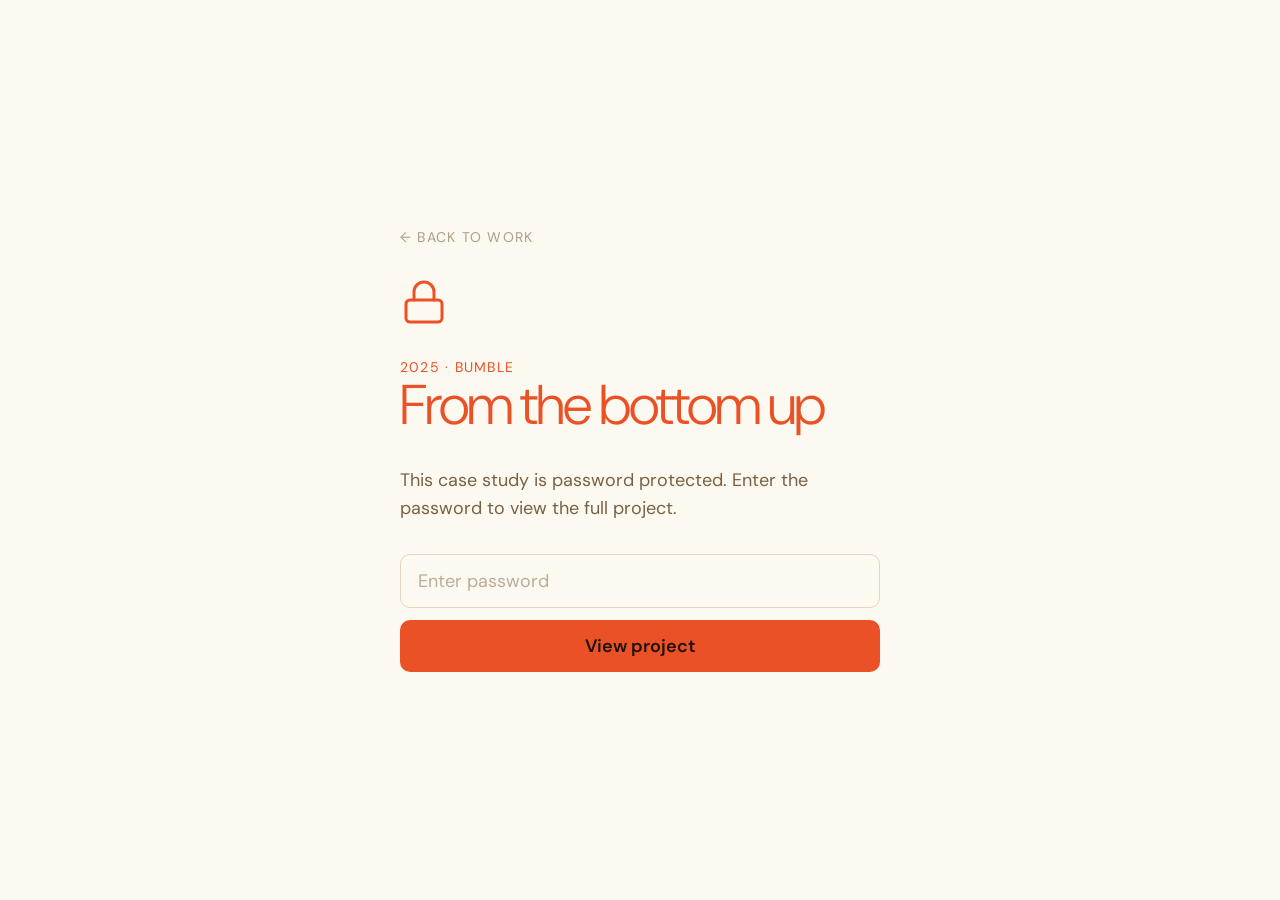
<file: bumble-bottom-up/index.html>
<!DOCTYPE html>
<html lang="en">
<head>
  <meta charset="UTF-8">
  <meta name="viewport" content="width=device-width, initial-scale=1.0">
  <link rel="icon" type="image/svg+xml" href="../favicon.svg">
  <title>From the bottom up — Alex Cain</title>
  <link rel="preconnect" href="https://fonts.googleapis.com">
  <link rel="preconnect" href="https://fonts.gstatic.com" crossorigin>
  <link href="https://fonts.googleapis.com/css2?family=DM+Sans:ital,wght@0,300;0,400;0,500;0,600;1,300;1,400&display=swap" rel="stylesheet">
  <style>
    *, *::before, *::after { box-sizing: border-box; margin: 0; padding: 0; }
    :root {
      --orange: #eb5127;
      --cream:  #fcfaf0;
      --brown:  #7a6045;
      --dark:   #1c1208;
      --border: #e5d5be;
      --blue:   #3737f5;
    }
    body {
      background: var(--cream);
      font-family: 'DM Sans', sans-serif;
      color: var(--brown);
      min-height: 100vh;
      display: flex;
      flex-direction: column;
      align-items: center;
      justify-content: center;
      padding: 48px 24px;
    }

    .gate {
      width: 100%;
      max-width: 480px;
      display: flex;
      flex-direction: column;
      gap: 32px;
    }

    .gate-label {
      font-size: 14px;
      font-weight: 400;
      letter-spacing: 1.24px;
      text-transform: uppercase;
      color: var(--orange);
    }

    .gate-title {
      font-size: clamp(36px, 5vw, 56px);
      font-weight: 300;
      color: var(--orange);
      line-height: 1.05;
      letter-spacing: -2px;
    }

    .gate-desc {
      font-size: 18px;
      line-height: 28px;
      color: var(--brown);
    }

    .gate-form {
      display: flex;
      flex-direction: column;
      gap: 12px;
    }

    .gate-input {
      background: var(--cream);
      border: 1px solid var(--border);
      border-radius: 10px;
      padding: 14px 17px;
      font-family: 'DM Sans', sans-serif;
      font-size: 18px;
      color: var(--dark);
      width: 100%;
      outline: none;
      transition: border-color .15s;
    }
    .gate-input::placeholder { color: var(--brown); opacity: .5; }
    .gate-input:focus { border-color: var(--orange); }
    .gate-input.error { border-color: #c0392b; }

    .gate-submit {
      background: var(--orange);
      color: var(--dark);
      font-family: 'DM Sans', sans-serif;
      font-weight: 600;
      font-size: 18px;
      border: none;
      border-radius: 10px;
      padding: 14px 24px;
      cursor: pointer;
      transition: opacity .15s;
      width: 100%;
    }
    .gate-submit:hover { opacity: .85; }

    .gate-error {
      font-size: 14px;
      color: #c0392b;
      display: none;
    }
    .gate-error.visible { display: block; }

    .back-link {
      font-size: 14px;
      font-weight: 400;
      letter-spacing: 1.24px;
      text-transform: uppercase;
      color: var(--brown);
      text-decoration: none;
      opacity: .6;
      transition: opacity .15s;
      align-self: flex-start;
    }
    .back-link:hover { opacity: 1; }

    .lock-icon {
      width: 48px;
      height: 48px;
      color: var(--orange);
    }
  </style>
</head>
<body>
  <div class="gate">
    <a href="../work.html" class="back-link">← Back to work</a>

    <svg class="lock-icon" xmlns="http://www.w3.org/2000/svg" viewBox="0 0 24 24" fill="none" stroke="currentColor" stroke-width="1.5" stroke-linecap="round" stroke-linejoin="round">
      <rect x="3" y="11" width="18" height="11" rx="2" ry="2"/>
      <path d="M7 11V7a5 5 0 0 1 10 0v4"/>
    </svg>

    <div>
      <p class="gate-label">2025 · Bumble</p>
      <h1 class="gate-title">From the bottom up</h1>
    </div>

    <p class="gate-desc">This case study is password protected. Enter the password to view the full project.</p>

    <div class="gate-form">
      <input
        class="gate-input"
        type="password"
        id="password"
        placeholder="Enter password"
        autocomplete="off"
      >
      <p class="gate-error" id="error">Incorrect password. Try again.</p>
      <button class="gate-submit" id="submit">View project</button>
    </div>
  </div>

  <script>
    const input = document.getElementById('password');
    const btn = document.getElementById('submit');
    const error = document.getElementById('error');

    function attempt() {
      if (input.value === 'casestudy') {
        sessionStorage.setItem('bbu-access', '1');
        window.location.href = 'case-study.html';
      } else {
        input.classList.add('error');
        error.classList.add('visible');
        input.value = '';
        input.focus();
      }
    }

    btn.addEventListener('click', attempt);
    input.addEventListener('keydown', function(e) {
      if (e.key === 'Enter') attempt();
      input.classList.remove('error');
      error.classList.remove('visible');
    });
  </script>
</body>
</html>
</file>
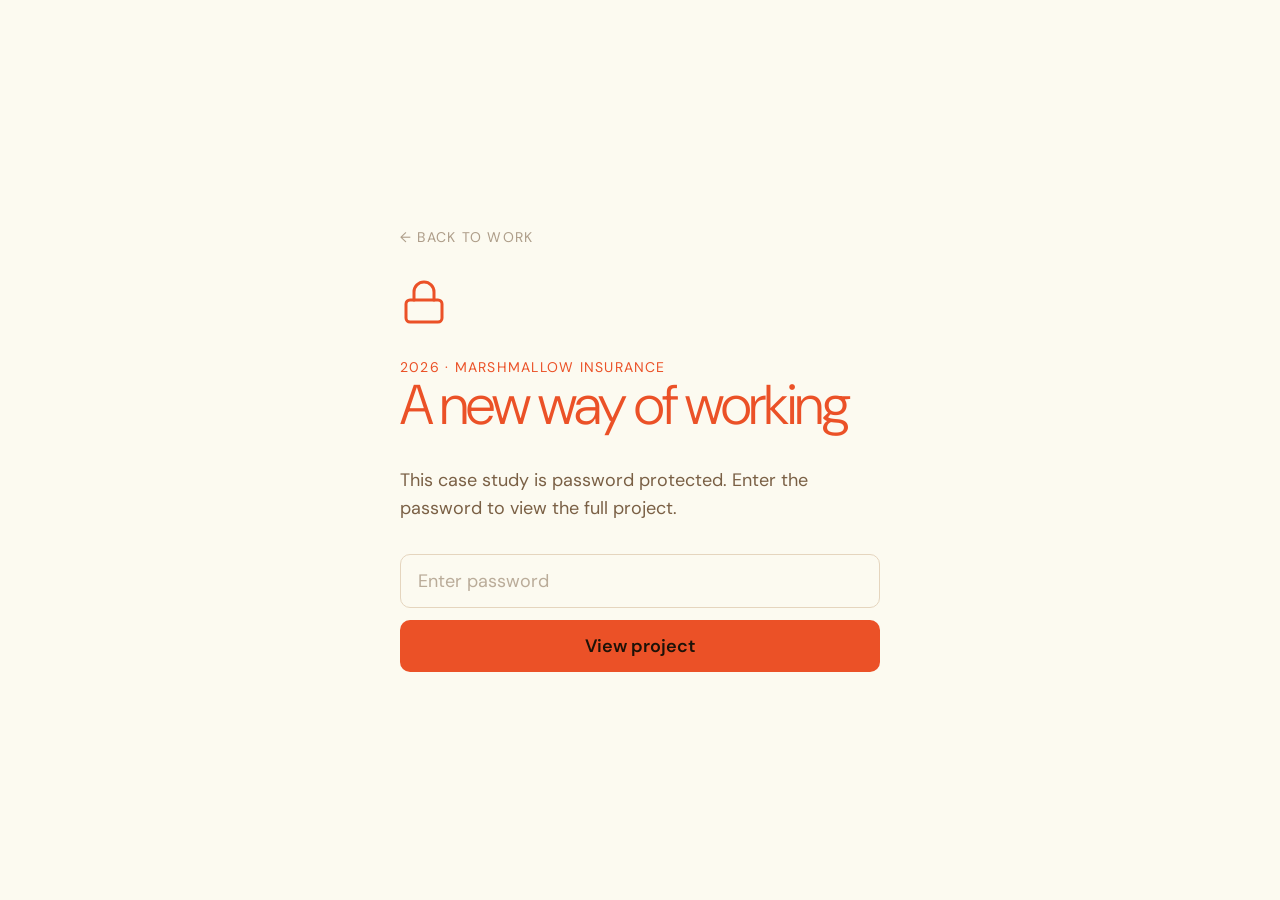
<file: marshmallow-finance/index.html>
<!DOCTYPE html>
<html lang="en">
<head>
  <meta charset="UTF-8">
  <meta name="viewport" content="width=device-width, initial-scale=1.0">
  <link rel="icon" type="image/svg+xml" href="../favicon.svg">
  <title>A new way of working — Alex Cain</title>
  <link rel="preconnect" href="https://fonts.googleapis.com">
  <link rel="preconnect" href="https://fonts.gstatic.com" crossorigin>
  <link href="https://fonts.googleapis.com/css2?family=DM+Sans:ital,wght@0,300;0,400;0,500;0,600;1,300;1,400&display=swap" rel="stylesheet">
  <style>
    *, *::before, *::after { box-sizing: border-box; margin: 0; padding: 0; }
    :root {
      --orange: #eb5127;
      --cream:  #fcfaf0;
      --brown:  #7a6045;
      --dark:   #1c1208;
      --border: #e5d5be;
      --blue:   #3737f5;
    }
    body {
      background: var(--cream);
      font-family: 'DM Sans', sans-serif;
      color: var(--brown);
      min-height: 100vh;
      display: flex;
      flex-direction: column;
      align-items: center;
      justify-content: center;
      padding: 48px 24px;
    }

    .gate {
      width: 100%;
      max-width: 480px;
      display: flex;
      flex-direction: column;
      gap: 32px;
    }

    .gate-label {
      font-size: 14px;
      font-weight: 400;
      letter-spacing: 1.24px;
      text-transform: uppercase;
      color: var(--orange);
    }

    .gate-title {
      font-size: clamp(36px, 5vw, 56px);
      font-weight: 300;
      color: var(--orange);
      line-height: 1.05;
      letter-spacing: -2px;
    }

    .gate-desc {
      font-size: 18px;
      line-height: 28px;
      color: var(--brown);
    }

    .gate-form {
      display: flex;
      flex-direction: column;
      gap: 12px;
    }

    .gate-input {
      background: var(--cream);
      border: 1px solid var(--border);
      border-radius: 10px;
      padding: 14px 17px;
      font-family: 'DM Sans', sans-serif;
      font-size: 18px;
      color: var(--dark);
      width: 100%;
      outline: none;
      transition: border-color .15s;
    }
    .gate-input::placeholder { color: var(--brown); opacity: .5; }
    .gate-input:focus { border-color: var(--orange); }
    .gate-input.error { border-color: #c0392b; }

    .gate-submit {
      background: var(--orange);
      color: var(--dark);
      font-family: 'DM Sans', sans-serif;
      font-weight: 600;
      font-size: 18px;
      border: none;
      border-radius: 10px;
      padding: 14px 24px;
      cursor: pointer;
      transition: opacity .15s;
      width: 100%;
    }
    .gate-submit:hover { opacity: .85; }

    .gate-error {
      font-size: 14px;
      color: #c0392b;
      display: none;
    }
    .gate-error.visible { display: block; }

    .back-link {
      font-size: 14px;
      font-weight: 400;
      letter-spacing: 1.24px;
      text-transform: uppercase;
      color: var(--brown);
      text-decoration: none;
      opacity: .6;
      transition: opacity .15s;
      align-self: flex-start;
    }
    .back-link:hover { opacity: 1; }

    .lock-icon {
      width: 48px;
      height: 48px;
      color: var(--orange);
    }
  </style>
</head>
<body>
  <div class="gate">
    <a href="../work.html" class="back-link">← Back to work</a>

    <svg class="lock-icon" xmlns="http://www.w3.org/2000/svg" viewBox="0 0 24 24" fill="none" stroke="currentColor" stroke-width="1.5" stroke-linecap="round" stroke-linejoin="round">
      <rect x="3" y="11" width="18" height="11" rx="2" ry="2"/>
      <path d="M7 11V7a5 5 0 0 1 10 0v4"/>
    </svg>

    <div>
      <p class="gate-label">2026 · Marshmallow Insurance</p>
      <h1 class="gate-title">A new way of working</h1>
    </div>

    <p class="gate-desc">This case study is password protected. Enter the password to view the full project.</p>

    <div class="gate-form">
      <input
        class="gate-input"
        type="password"
        id="password"
        placeholder="Enter password"
        autocomplete="off"
      >
      <p class="gate-error" id="error">Incorrect password. Try again.</p>
      <button class="gate-submit" id="submit">View project</button>
    </div>
  </div>

  <script>
    const input = document.getElementById('password');
    const btn = document.getElementById('submit');
    const error = document.getElementById('error');

    function attempt() {
      if (input.value === 'casestudy') {
        sessionStorage.setItem('mf-access', '1');
        window.location.href = 'case-study.html';
      } else {
        input.classList.add('error');
        error.classList.add('visible');
        input.value = '';
        input.focus();
      }
    }

    btn.addEventListener('click', attempt);
    input.addEventListener('keydown', function(e) {
      if (e.key === 'Enter') attempt();
      input.classList.remove('error');
      error.classList.remove('visible');
    });
  </script>
</body>
</html>
</file>
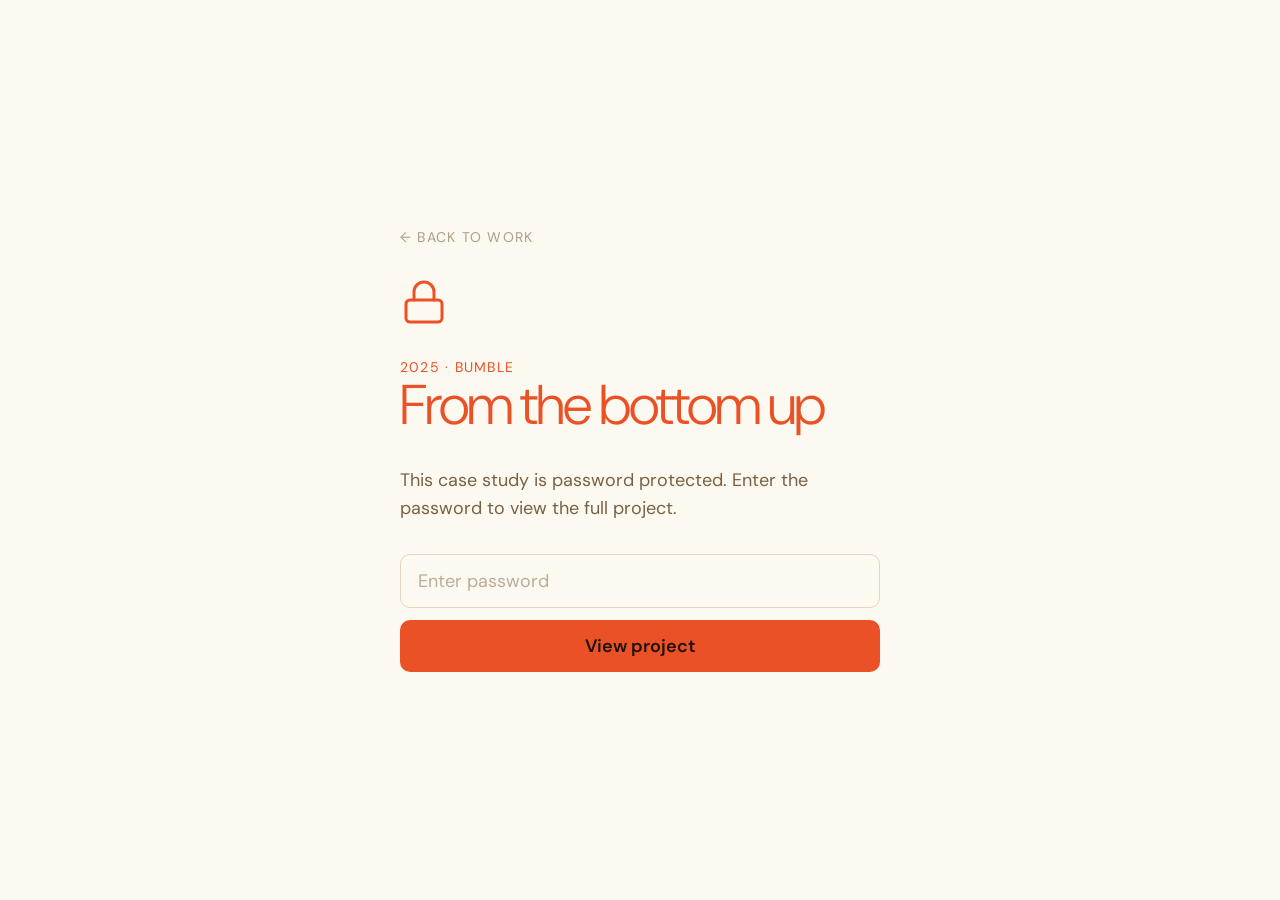
<file: bumble-bottom-up/case-study.html>
<!DOCTYPE html>
<html lang="en">
<head>
  <meta charset="UTF-8">
  <meta name="viewport" content="width=device-width, initial-scale=1.0">
  <link rel="icon" type="image/svg+xml" href="../favicon.svg">
  <title>From the bottom up — Alex Cain</title>
  <link rel="preconnect" href="https://fonts.googleapis.com">
  <link rel="preconnect" href="https://fonts.gstatic.com" crossorigin>
  <link href="https://fonts.googleapis.com/css2?family=DM+Sans:ital,wght@0,300;0,400;0,500;0,600;1,300;1,400&display=swap" rel="stylesheet">
  <style>
    *, *::before, *::after { box-sizing: border-box; margin: 0; padding: 0; }
    :root {
      --orange: #eb5127;
      --cream:  #fcfaf0;
      --brown:  #7a6045;
      --dark:   #1c1208;
      --border: #e5d5be;
    }
    body {
      background: var(--cream);
      font-family: 'DM Sans', sans-serif;
      color: var(--brown);
      min-height: 100vh;
      display: flex;
      flex-direction: column;
      align-items: center;
      justify-content: center;
      padding: 48px 24px;
      text-align: center;
    }
    h1 {
      font-size: clamp(36px, 5vw, 56px);
      font-weight: 300;
      color: var(--orange);
      line-height: 1.05;
      letter-spacing: -2px;
      margin-bottom: 16px;
    }
    p {
      font-size: 18px;
      line-height: 28px;
      max-width: 480px;
      margin-bottom: 32px;
    }
    a {
      font-size: 14px;
      font-weight: 400;
      letter-spacing: 1.24px;
      text-transform: uppercase;
      color: var(--brown);
      text-decoration: none;
      opacity: .6;
      transition: opacity .15s;
    }
    a:hover { opacity: 1; }
  </style>
</head>
<body>
  <script>
    if (!sessionStorage.getItem('bbu-access')) {
      window.location.replace('index.html');
    }
  </script>
  <h1>Case study coming soon</h1>
  <p>This project is still being written up. Check back soon.</p>
  <a href="../work.html">← Back to work</a>
</body>
</html>
</file>
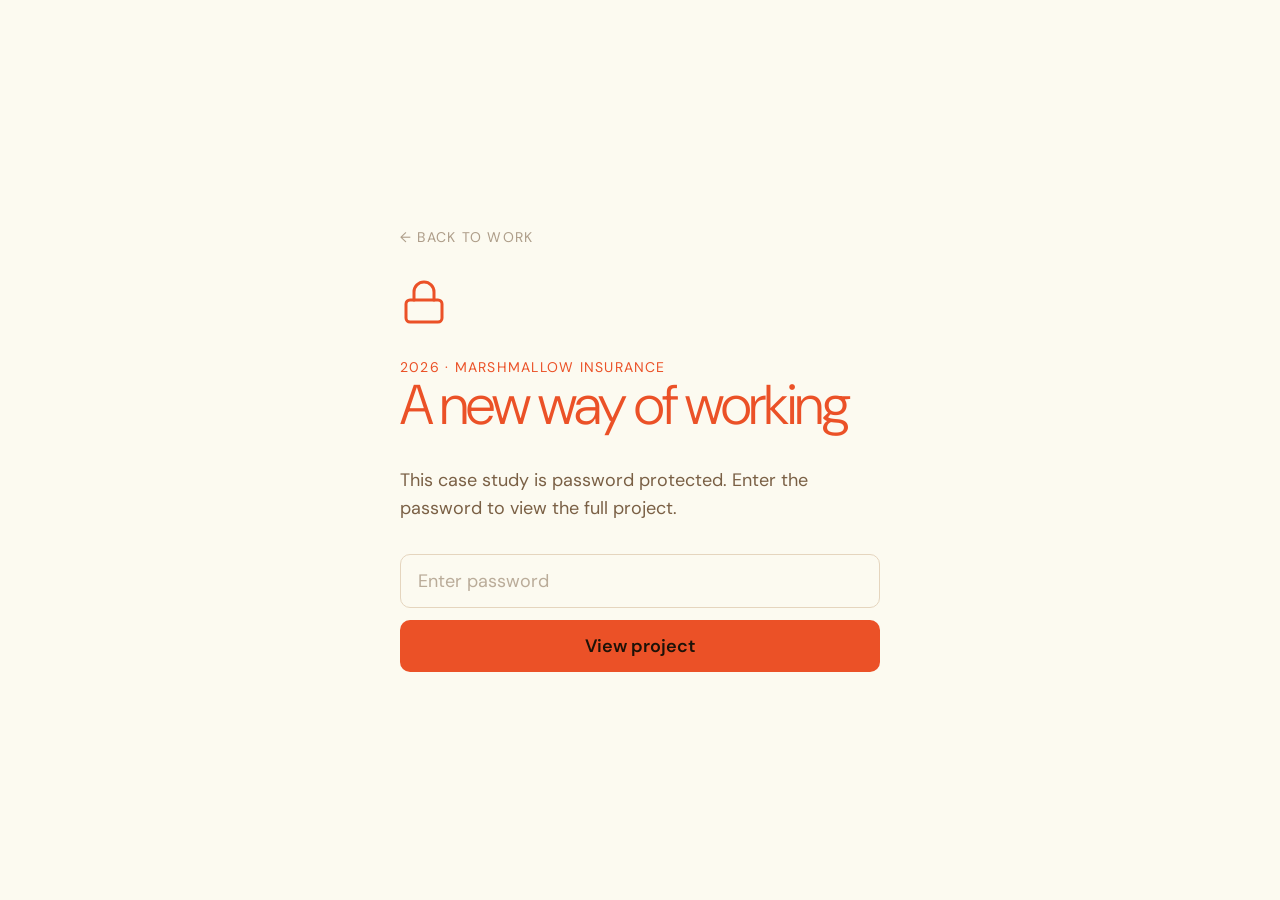
<file: marshmallow-finance/case-study.html>
<!DOCTYPE html>
<html lang="en">
<head>
  <meta charset="UTF-8">
  <meta name="viewport" content="width=device-width, initial-scale=1.0">
  <link rel="icon" type="image/svg+xml" href="../favicon.svg">
  <title>A new way of working — Alex Cain</title>
  <meta name="description" content="Marshmallow Finance case study by Alex Cain, Staff Product Designer.">
  <meta property="og:type" content="website">
  <meta property="og:title" content="Alex Cain — Staff Product Designer">
  <meta property="og:description" content="Portfolio of Alex Cain showing work from the last three years, thoughts and personal projects.">
  <meta property="og:image" content="https://www.alexecain.com/assets/og-image.png">
  <meta property="og:url" content="https://alexecain.com/marshmallow-finance/">
  <link rel="preconnect" href="https://fonts.googleapis.com">
  <link rel="preconnect" href="https://fonts.gstatic.com" crossorigin>
  <link href="https://fonts.googleapis.com/css2?family=DM+Sans:ital,opsz,wght@0,9..40,300;0,9..40,400;0,9..40,500;0,9..40,600;1,9..40,300&display=swap" rel="stylesheet">
  <style>
    *, *::before, *::after { margin: 0; padding: 0; box-sizing: border-box; }
    a { color: inherit; }
    button { font: inherit; cursor: pointer; border: none; background: none; }

    :root {
      --blue:   #3737f5;
      --orange: #eb5127;
      --cream:  #fcfaf0;
      --brown:  #5e4630;
      --dark:   #1c1208;
      --border: #e5d5be;
      --white:  #ffffff;
      --steel:  #89a2b6;
      --olive:  #838e49;
      --pad-v:  96px;
      --pad-h:  clamp(24px, 6vw, 96px);
      --radius-card: 16px;
      --radius-pill: 100px;
    }

    html { scroll-behavior: smooth; }
    body {
      font-family: 'DM Sans', sans-serif;
      background: var(--cream);
      color: var(--brown);
      overflow-x: hidden;
      -webkit-font-smoothing: antialiased;
    }

    /* ── NAV ── */
    .nav-wrapper { position: fixed; top: 20px; left: 50%; transform: translateX(-50%); z-index: 100; }
    .nav {
      display: flex; align-items: center; gap: 36px;
      height: 56px; padding: 8px 10px;
      background: rgba(252,250,240,.92);
      backdrop-filter: blur(14px); -webkit-backdrop-filter: blur(14px);
      border: 1px solid var(--border); border-radius: 28px;
      white-space: nowrap; transition: gap .35s ease;
    }
    .nav.is-scrolled { gap: 0; }
    .nav.is-scrolled .nav-avatar,
    .nav.is-scrolled .nav-links,
    .nav.is-scrolled .nav-hamburger { width: 0; overflow: hidden; opacity: 0; pointer-events: none; }
    .nav-avatar { width: 40px; height: 40px; border-radius: 50%; overflow: hidden; flex-shrink: 0; text-decoration: none; transition: opacity .3s, width .35s; }
    .nav-avatar img { width: 100%; height: 100%; object-fit: cover; object-position: center top; }
    .nav-links { display: flex; align-items: center; gap: 28px; list-style: none; transition: opacity .3s, width .35s; }
    .nav-links a { font-size: 15px; font-weight: 400; color: var(--brown); text-decoration: none; transition: opacity .15s; }
    .nav-links a:hover { opacity: .5; }
    .nav-cta {
      background: var(--orange); color: var(--dark);
      font-size: 15px; font-weight: 500; padding: 7px 20px 8px; border-radius: var(--radius-pill);
      text-decoration: none; flex-shrink: 0; transition: opacity .15s, transform .15s; display: inline-block;
    }
    .nav-cta:hover { opacity: .84; transform: translateY(-1px); }
    .nav-hamburger {
      display: none; flex-direction: column; gap: 5px;
      cursor: pointer; background: none; border: none; padding: 4px; flex-shrink: 0;
      transition: opacity 0.3s ease, width 0.35s ease;
    }
    .nav-hamburger span { display: block; width: 22px; height: 2px; background: var(--dark); border-radius: 2px; }
    .nav-drawer {
      display: none; position: absolute; top: calc(100% + 8px); left: 50%; transform: translateX(-50%);
      background: rgba(252,250,240,.97); backdrop-filter: blur(8px); -webkit-backdrop-filter: blur(8px);
      border: 1px solid var(--border); border-radius: 20px;
      padding: 16px 24px 20px; flex-direction: column; gap: 16px; z-index: 99; min-width: 200px;
    }
    .nav-drawer.open { display: flex; }
    .nav-drawer a { font-size: 18px; font-weight: 400; color: var(--brown); text-decoration: none; transition: opacity .15s; }
    .nav-drawer a:hover { opacity: .6; }
    .nav-drawer a.nav-cta { background: var(--orange); color: var(--dark); padding: 8px 20px; border-radius: 99px; align-self: flex-start; margin-top: 4px; font-size: 16px; }

    /* ── HERO ── */
    .cs-hero {
      background: var(--steel);
      min-height: 100dvh;
      padding: 0 var(--pad-h) 80px;
      display: flex; flex-direction: column; justify-content: flex-end;
      position: relative; overflow: hidden;
    }
    .cs-hero::after {
      content: ''; position: absolute; inset: 0;
      background-image: url("data:image/svg+xml,%3Csvg xmlns='http://www.w3.org/2000/svg' width='300' height='300'%3E%3Cfilter id='n'%3E%3CfeTurbulence type='fractalNoise' baseFrequency='0.75' numOctaves='4' stitchTiles='stitch'/%3E%3C/filter%3E%3Crect width='300' height='300' filter='url(%23n)' opacity='0.04'/%3E%3C/svg%3E");
      background-size: 300px 300px; pointer-events: none;
    }
    .cs-hero-inner {
      position: relative; z-index: 1; padding-top: 120px;
      display: grid; grid-template-columns: 1fr 1fr;
      gap: 56px; align-items: flex-start;
    }
    .cs-title-line { overflow: hidden; line-height: .9; }
    .cs-title {
      font-size: clamp(38px, 5.5vw, 68px);
      font-weight: 300; letter-spacing: -2px; line-height: 1.0;
      text-transform: uppercase; color: #fdf8f2;
      display: block; transform: translateY(110%);
    }
    .cs-results-wrap { padding-top: 8px; }
    .cs-results-label {
      font-size: 12px; font-weight: 600;
      letter-spacing: 2px; text-transform: uppercase;
      color: #ffffff; opacity: .6; margin-bottom: 14px; display: block;
    }
    .cs-results-text {
      font-size: clamp(20px, 2.8vw, 36px);
      font-weight: 300; letter-spacing: -1.5px; line-height: 1.18;
      color: #ffffff; opacity: 0; transform: translateY(16px);
    }

    /* ── MEDIA FRAME ── */
    .cs-media { padding: 48px var(--pad-h); background: var(--cream); }
    .cs-media-frame {
      border: 2px solid #2c352d; border-bottom: 5px solid #2c352d;
      border-radius: var(--radius-card); overflow: hidden;
    }
    .cs-media-frame video,
    .cs-media-frame img { width: 100%; display: block; }

    /* ── TEAM STRIP ── */
    .cs-team {
      border-bottom: 1px solid var(--border);
      padding: 32px var(--pad-h);
      display: flex; align-items: center;
      justify-content: space-between; gap: 32px; flex-wrap: wrap;
    }
    .cs-team-label {
      font-size: clamp(28px, 3vw, 44px);
      font-weight: 300; letter-spacing: -1.5px;
      text-transform: uppercase; color: var(--orange);
    }
    .cs-meta-row { display: flex; gap: 48px; flex-wrap: wrap; }
    .cs-meta { display: flex; flex-direction: column; gap: 4px; }
    .cs-meta-icon { width: 24px; height: 24px; color: var(--brown); opacity: .5; margin-bottom: 4px; }
    .cs-meta-name { font-size: 13px; font-weight: 500; letter-spacing: 1px; text-transform: uppercase; color: rgba(94,70,48,.5); }
    .cs-meta-val { font-size: 17px; font-weight: 400; color: var(--brown); }

    /* ── CONTENT AREA ── */
    .cs-content { padding: var(--pad-v) var(--pad-h); display: flex; flex-direction: column; gap: 72px; }

    .cs-row { display: grid; grid-template-columns: 280px 1fr; gap: 56px; align-items: start; }
    .cs-row-head {
      font-size: clamp(28px, 3vw, 44px);
      font-weight: 300; letter-spacing: -1.5px;
      text-transform: uppercase; color: var(--orange);
      line-height: 1.05; padding-top: 4px;
    }
    .cs-row-body { max-width: 560px; }

    .cs-body { font-size: 17px; line-height: 1.75; color: var(--brown); }
    .cs-body p + p { margin-top: 16px; }
    .cs-body em { font-style: italic; }
    .cs-body strong { font-weight: 600; }
    .cs-body ul { margin: 12px 0 12px 22px; }
    .cs-body li { margin-bottom: 4px; }

    .cs-sub {
      font-size: 22px; font-weight: 400;
      letter-spacing: -1.2px; color: var(--brown);
      line-height: 1.15; margin-bottom: 10px; display: block;
    }

    /* result cards */
    .cs-result-cards {
      display: flex; gap: 24px;
      max-width: 900px; margin-left: auto; margin-right: auto;
    }
    .cs-deco-card {
      border-radius: var(--radius-card);
      overflow: hidden; position: relative;
      flex: 1; min-height: 180px;
    }
    .cs-deco-card--pink { background: #ff88c8; }
    .cs-deco-card-body {
      padding: 24px; position: relative; z-index: 1;
      width: 50%; min-height: 160px;
      display: flex; flex-direction: column; justify-content: flex-start;
    }
    .cs-deco-card-img {
      position: absolute; right: 0; top: 0; bottom: 0;
      width: 55%; overflow: hidden;
    }
    .cs-deco-card-img img {
      position: absolute; width: 131%; height: 100%;
      object-fit: cover; object-position: left center;
      left: -16%; top: 0;
    }
    .cs-deco-card-text {
      font-size: 20px; font-weight: 400;
      letter-spacing: -1px; color: var(--dark); line-height: 1.2;
    }

    /* research items */
    .cs-research { display: flex; flex-direction: column; }
    .cs-research-item { padding: 20px 0; border-top: 1px solid var(--border); }
    .cs-research-item:first-child { border-top: none; padding-top: 0; }
    .cs-research-name {
      font-size: 20px; font-weight: 400;
      letter-spacing: -1.2px; color: var(--brown);
      margin-bottom: 8px; display: block;
    }
    .cs-research-body { font-size: 17px; line-height: 1.75; color: var(--brown); }
    .cs-research-body em { font-style: italic; }
    .cs-research-body p + p { margin-top: 12px; }

    /* pull quote (Marshmallow base — cs-pull) */
    .cs-pull {
      background: var(--olive);
      border: 2px solid var(--brown); border-bottom: 5px solid var(--brown);
      border-radius: var(--radius-card);
      padding: 40px 56px; min-height: 180px;
      display: flex; align-items: center;
    }
    .cs-pull-text {
      font-size: clamp(24px, 3.5vw, 46px);
      font-weight: 300; letter-spacing: -1.5px; line-height: 1.1;
      text-transform: uppercase; color: var(--white); max-width: 800px;
    }

    /* phone panel */
    .cs-phone-panel {
      background: var(--steel); border-radius: var(--radius-card);
      display: flex; gap: 32px; align-items: center;
      justify-content: center; min-height: 560px;
      overflow: hidden; width: 100%;
    }
    .cs-phone-panel-phone {
      height: 454px; width: 233px;
      border-radius: 16px; overflow: hidden;
      position: relative; flex-shrink: 0;
    }
    .cs-phone-panel-phone img {
      position: absolute; width: 100%; height: 105.71%;
      top: -0.08%; left: 0; object-fit: cover;
    }
    .cs-hero-visual .cs-phone-panel-phone img {
      height: 271%; object-fit: unset; top: 0;
    }
    .cs-hero-visual .cs-phone-panel-phone:nth-child(3) img {
      height: 275%; top: -114%;
    }

    /* image blocks */
    .cs-full-image {
      border: 1px solid var(--border); border-bottom: 4px solid var(--border);
      border-radius: var(--radius-card); overflow: hidden; width: 100%;
    }
    .cs-full-image img { width: 100%; display: block; }

    .cs-browser {
      border: 2px solid #bbcfdf; border-bottom: 5px solid #bbcfdf;
      border-radius: 12px; overflow: hidden; background: white;
    }
    .cs-browser img { display: block; width: 100%; }

    /* brand grid */
    .cs-brand-grid {
      display: grid; grid-template-columns: repeat(12, 1fr);
      gap: 16px; min-height: 540px;
    }
    .cs-brand-col-1 { grid-column: 1 / span 2; display: flex; flex-direction: column; gap: 16px; }
    .cs-brand-col-2 { grid-column: 3 / span 2; display: flex; flex-direction: column; gap: 16px; }
    .cs-brand-col-main {
      grid-column: 5 / span 8; background: var(--olive);
      border-radius: var(--radius-card);
      display: flex; gap: 32px; align-items: center; justify-content: center;
      padding: 32px 24px; min-height: 540px;
    }
    .cs-brand-asset {
      border: 2px solid var(--dark); border-bottom: 5px solid var(--dark);
      border-radius: 12px; overflow: hidden;
      background: var(--white); flex: 1;
    }
    .cs-brand-asset img { width: 100%; display: block; object-fit: contain; }
    .cs-brand-asset--tall { flex: 2.1; }
    .cs-brand-asset--dark { border-color: #2c352d; }
    .cs-brand-phone { height: 460px; width: 210px; border-radius: 14px; overflow: hidden; flex-shrink: 0; }
    .cs-brand-phone img { width: 100%; height: 100%; object-fit: cover; display: block; }

    /* ── CONTACT ── */
    .contact { border-top: 1px solid var(--border); padding: var(--pad-v) var(--pad-h); }
    .contact-grid { display: grid; grid-template-columns: auto 1fr; gap: 64px; align-items: start; max-width: 900px; }
    .contact-photo { width: 220px; height: 280px; border-radius: 14px; object-fit: cover; object-position: center 15%; display: block; flex-shrink: 0; }
    .contact-heading { font-size: clamp(36px, 4vw, 52px); font-weight: 300; letter-spacing: -2px; text-transform: uppercase; color: var(--orange); margin-bottom: 8px; }
    .contact-blurb { font-size: 17px; line-height: 1.7; color: rgba(94,70,48,.7); margin-bottom: 24px; max-width: 440px; }
    .contact-form { display: flex; flex-direction: column; gap: 8px; }
    .form-row { display: grid; grid-template-columns: 1fr 1fr; gap: 8px; }
    .form-field {
      background: var(--cream); border: 1px solid var(--border); border-radius: 10px;
      padding: 13px 16px; font-family: 'DM Sans', sans-serif; font-size: 16px;
      font-weight: 400; color: var(--dark); width: 100%;
      outline: none; appearance: none; transition: border-color .15s;
    }
    .form-field::placeholder { color: var(--brown); opacity: .55; }
    .form-field:focus { border-color: var(--orange); }
    textarea.form-field { height: 110px; resize: vertical; }
    .form-submit {
      background: var(--orange); color: var(--dark);
      font-family: 'DM Sans', sans-serif; font-size: 15px; font-weight: 500;
      padding: 10px 24px; border-radius: var(--radius-pill); cursor: pointer; align-self: flex-start;
      transition: opacity .15s, transform .15s;
    }
    .form-submit:hover { opacity: .84; transform: translateY(-1px); }

    /* ── FOOTER ── */
    .footer-bar {
      background: var(--dark); padding: 28px 48px;
      display: flex; align-items: center; justify-content: space-between; flex-wrap: wrap; gap: 12px;
    }
    .footer-copy { font-size: 13px; letter-spacing: .46px; color: var(--white); }
    .footer-links { display: flex; gap: 20px; list-style: none; }
    .footer-links a { font-size: 13px; font-weight: 400; letter-spacing: .69px; text-transform: uppercase; color: var(--white); text-decoration: none; transition: opacity .15s; }
    .footer-links a:hover { opacity: .65; }

    /* ── SCROLL REVEAL ── */
    .sr { opacity: 0; transform: translateY(24px); transition: opacity .65s ease, transform .65s ease; }
    .sr.in { opacity: 1; transform: translateY(0); }
    .sr[data-d="1"] { transition-delay: .1s; }
    .sr[data-d="2"] { transition-delay: .2s; }

    /* ── RESPONSIVE ── */
    @media (max-width: 900px) {
      .nav { gap: 16px; max-width: calc(100vw - 32px); }
      .nav-links { display: none; }
      .nav-hamburger { display: flex; }
      .cs-hero { padding: 0 24px 56px; }
      .cs-hero-inner { grid-template-columns: 1fr; gap: 40px; padding-top: 120px; }
      .cs-media { padding: 32px 24px; }
      .cs-team { flex-direction: column; align-items: flex-start; padding: 32px 24px; }
      .cs-meta-row { gap: 24px; flex-wrap: wrap; }
      .cs-content { padding: 56px 24px; gap: 48px; }
      .cs-row { grid-template-columns: 1fr; gap: 16px; }
      .cs-row-body { max-width: 100%; }
      .cs-result-cards { flex-direction: column; }
      .cs-pull { padding: 28px 32px; }
      .cs-phone-panel { flex-direction: column; min-height: auto; padding: 32px 24px; gap: 20px; }
      .cs-phone-panel-phone { height: 390px; width: 200px; }
      .cs-brand-grid { grid-template-columns: 1fr 1fr; gap: 10px; min-height: auto; }
      .cs-brand-col-1 { grid-column: 1 / span 1; }
      .cs-brand-col-2 { grid-column: 2 / span 1; }
      .cs-brand-col-main { grid-column: 1 / span 2; min-height: 280px; }
      .cs-brand-phone { height: 280px; width: 130px; }
      .contact { padding: 56px 24px; }
      .contact-grid { grid-template-columns: 1fr; gap: 40px; }
      .contact-photo { width: 160px; height: 200px; }
      .footer-bar { padding: 24px; }
      /* page-specific */
      .cs-pull-quote { padding: 24px; }
      .cs-hero-visual { min-height: auto; padding: 24px 16px; gap: 16px; }
      .cs-hero-ux { width: 200px; height: 280px; }
      .cs-landscape-panel { padding: 16px; min-height: auto; }
      .cs-type-panel { flex-direction: column; min-height: auto; padding: 24px 16px; gap: 16px; }
      .cs-type-phone { height: 360px; width: 180px; }
      .cs-type-card { width: 200px; height: 200px; flex: 0 0 200px; align-self: center; }
      .cs-collage-panel { flex-direction: column; min-height: auto; padding: 24px 16px; gap: 16px; }
      .cs-collage-stack { max-width: 100%; }
      .cs-collage-phone { height: 300px; width: 155px; }
      .cs-compare-panel { flex-direction: column; }
      .cs-compare-half { padding: 32px 24px; }
      .cs-compare-phone { height: 360px; width: 168px; }
      .cs-full-image--narrow { width: 100%; }
      .cs-browser--narrow { width: 100%; }
    }
    @media (max-width: 560px) {
      .cs-deco-card-body { width: 100%; }
      .cs-deco-card-img { display: none; }
      .form-row { grid-template-columns: 1fr; }
      /* page-specific */
      .cs-pull-quote-text { font-size: 28px; }
      .cs-hero-visual { overflow-x: visible; flex-wrap: nowrap; justify-content: center; gap: 8px; padding: 16px 12px; }
      .cs-hero-ux { flex: 0 1 380px; min-width: 0; width: auto; height: 160px; }
    }
    @media (min-width: 768px) {
      .cs-hero, .cs-media, .cs-team, .cs-content, .contact { padding-left: 4rem; padding-right: 4rem; }
    }
    @media (min-width: 1024px) {
      .cs-hero, .cs-media, .cs-team, .cs-content, .contact { padding-left: 8rem; padding-right: 8rem; }
    }
    @media (min-width: 1512px) {
      .cs-hero, .cs-media, .cs-team, .cs-content, .contact {
        padding-left: calc((100vw - 1512px) / 2 + 8rem);
        padding-right: calc((100vw - 1512px) / 2 + 8rem);
      }
      .footer-bar {
        padding-left: calc((100vw - 1512px) / 2 + 48px);
        padding-right: calc((100vw - 1512px) / 2 + 48px);
      }
    }
    @media (prefers-reduced-motion: reduce) {
      .cs-title { transform: none; }
      .cs-results-text { opacity: 1; transform: none; }
      .sr { opacity: 1; transform: none; transition: none; }
    }

    /* ── PAGE-SPECIFIC CSS ── */

    /* Pull quote — olive version with OLD class name cs-pull-quote */
    .cs-pull-quote {
      background: #838e49;
      border: 2px solid var(--brown); border-bottom: 5px solid var(--brown);
      border-radius: var(--radius-card);
      min-height: 242px; display: flex; align-items: center; justify-content: center;
      padding: 32px 48px; overflow: hidden;
    }
    .cs-pull-quote-text {
      font-size: clamp(30px, 4vw, 50px); font-weight: 300;
      line-height: 1.05; text-transform: uppercase; color: var(--white); max-width: 790px;
    }

    /* Hero visual panel (full-bleed black panel with UX diagram + phones) */
    .cs-hero-visual {
      background: #000; border-radius: var(--radius-card);
      display: flex; gap: 32px; align-items: center; justify-content: center;
      min-height: 602px; overflow: hidden; width: 100%; padding: 32px;
    }
    .cs-hero-ux {
      flex: 0 0 auto; width: 380px; height: 540px;
      overflow: hidden; border-radius: 8px; position: relative;
    }
    .cs-hero-ux img {
      position: absolute; top: 0; left: 0; width: 100%; height: 100%;
      object-fit: cover; object-position: top center;
    }
    .cs-hero-ux--diagram img { object-fit: contain; object-position: center; }

    /* Landscape image panel */
    .cs-landscape-panel {
      background: var(--steel); border-radius: var(--radius-card);
      display: flex; align-items: center; justify-content: center;
      min-height: 400px; overflow: hidden; width: 100%; padding: 32px;
    }
    .cs-landscape-panel img {
      border-radius: 24px; width: 100%; max-width: 1134px;
      height: auto; max-height: 511px; object-fit: cover; display: block;
    }

    /* Design visual panel (phone video + type cards) */
    .cs-type-panel {
      background: var(--steel); border-radius: var(--radius-card);
      display: flex; gap: 24px; align-items: center; justify-content: center;
      min-height: 602px; overflow: hidden; width: 100%; padding: 40px 32px;
    }
    .cs-type-phone {
      height: 554px; width: 308px; border-radius: var(--radius-card);
      overflow: hidden; flex-shrink: 0; background: #000; position: relative;
    }
    .cs-type-phone video { position: absolute; width: 100%; height: 100%; object-fit: cover; }
    .cs-type-card {
      border: 2px solid #2c352d; border-bottom: 5px solid #2c352d;
      border-radius: 12px; overflow: hidden; flex: 0 0 200px;
      width: 200px; height: 200px; align-self: center; background: var(--white);
    }
    .cs-type-card img { width: 100%; height: 100%; display: block; object-fit: cover; object-position: center; }

    /* Screenshot collage panel */
    .cs-collage-panel {
      background: var(--steel); border-radius: var(--radius-card);
      display: flex; gap: 24px; align-items: center; justify-content: center;
      min-height: 602px; overflow: hidden; width: 100%; padding: 40px 32px;
    }
    .cs-collage-stack { display: flex; flex-direction: column; gap: 14px; flex-shrink: 0; max-width: 340px; }
    .cs-collage-stack img { width: 100%; display: block; border-radius: 10px; }
    .cs-collage-phone { height: 420px; width: 200px; border-radius: var(--radius-card); overflow: hidden; flex-shrink: 0; }
    .cs-collage-phone img { width: 100%; height: 100%; object-fit: cover; object-position: top; display: block; }
    .cs-collage-shot { border-radius: 12px; overflow: hidden; max-width: 280px; flex-shrink: 0; }
    .cs-collage-shot img { width: 100%; display: block; }

    /* Comparison split panel */
    .cs-compare-panel {
      display: flex; border-radius: var(--radius-card);
      overflow: hidden; min-height: 576px; width: 100%;
    }
    .cs-compare-half {
      flex: 1; display: flex; flex-direction: column;
      align-items: center; justify-content: flex-end;
      padding: 40px 40px 32px; gap: 16px;
    }
    .cs-compare-half--pink { background: #ffc2ec; }
    .cs-compare-half--beige { background: #e7e3bf; }
    .cs-compare-phone {
      height: 438px; width: 204px; border-radius: 24px;
      overflow: hidden; flex-shrink: 0; background: #000;
    }
    .cs-compare-phone video { width: 100%; height: 100%; object-fit: cover; display: block; }
    .cs-compare-label { font-size: 14px; letter-spacing: 1.24px; text-transform: uppercase; color: var(--dark); opacity: 0.6; }

    /* Full image — 80% width for the confusing system map */
    .cs-full-image--narrow { width: 80%; margin-left: auto; margin-right: auto; }

    /* Browser screenshot — 60% width */
    .cs-browser--narrow { width: 60%; margin-left: auto; margin-right: auto; }
  </style>
  <!-- Google Analytics -->
  <script async src="https://www.googletagmanager.com/gtag/js?id=G-KH9T2QPRMX"></script>
  <script>
    window.dataLayer = window.dataLayer || [];
    function gtag(){dataLayer.push(arguments);}
    gtag('js', new Date());
    gtag('config', 'G-KH9T2QPRMX');
  </script>
</head>
<body>

<script>
  if (!sessionStorage.getItem('mf-access')) {
    window.location.replace('index.html');
  }
</script>

<!-- NAV -->
<header>
  <div class="nav-wrapper">
    <nav class="nav" id="main-nav" aria-label="Main navigation">
      <a href="../index.html" class="nav-avatar" aria-label="Alex Cain home">
        <img src="../assets/alex-hero.jpg" alt="Alex Cain">
      </a>
      <ul class="nav-links" role="list">
        <li><a href="../work.html">Work</a></li>
        <li><a href="../about.html">About</a></li>
        <li><a href="https://substack.com/@alexcaindesign" target="_blank" rel="noopener">Thoughts</a></li>
        <li><a href="https://docs.google.com/document/d/1baQoC_o6pZB8Hsee8ddzqnkunp4sn146tAxX6LeLSK4/edit?pli=1&tab=t.vh9lp2u1ry7g#heading=h.x8fm1uorkbaw" target="_blank" rel="noopener">CV</a></li>
      </ul>
      <a href="#contact" class="nav-cta">Contact</a>
      <button class="nav-hamburger" aria-label="Open menu" aria-expanded="false" onclick="toggleMenu(this)">
        <span></span><span></span><span></span>
      </button>
    </nav>
    <nav class="nav-drawer" id="navDrawer" aria-label="Mobile navigation">
      <a href="../work.html" onclick="closeMenu()">Work</a>
      <a href="../about.html" onclick="closeMenu()">About</a>
      <a href="https://substack.com/@alexcaindesign" target="_blank" rel="noopener" onclick="closeMenu()">Thoughts</a>
      <a href="https://docs.google.com/document/d/1baQoC_o6pZB8Hsee8ddzqnkunp4sn146tAxX6LeLSK4/edit?pli=1&tab=t.vh9lp2u1ry7g#heading=h.x8fm1uorkbaw" target="_blank" rel="noopener" onclick="closeMenu()">CV</a>
      <a href="#contact" class="nav-cta" onclick="closeMenu()">Contact</a>
    </nav>
  </div>
</header>

<!-- HERO -->
<section class="cs-hero" aria-label="Case study hero">
  <div class="cs-hero-inner">
    <div class="cs-hero-left">
      <div class="cs-title-line">
        <h1 class="cs-title" id="cs-title">A new way of working</h1>
      </div>
    </div>
    <div class="cs-results-wrap">
      <span class="cs-results-label">Results</span>
      <p class="cs-results-text" id="cs-results">Defined Marshmallow&#8217;s multi-product strategic direction, established a new design operating model using AI tooling, and shipped an app prototype that became the blueprint for the company&#8217;s first non-insurance product category.</p>
    </div>
  </div>
</section>

<!-- HERO VISUAL -->
<div class="cs-media sr">
  <div class="cs-hero-visual">
    <div class="cs-hero-ux cs-hero-ux--diagram">
      <img src="../assets/case%20studies/High-level%20UX%20Logic.png" alt="High-level UX logic diagram">
    </div>
    <div class="cs-phone-panel-phone">
      <img src="phone-hero-1.png" alt="Marshmallow app — finance screen 1">
    </div>
    <div class="cs-phone-panel-phone">
      <img src="phone-hero-2.png" alt="Marshmallow app — finance screen 2">
    </div>
  </div>
</div>

<!-- TEAM STRIP -->
<div class="cs-team sr">
  <span class="cs-team-label">The team</span>
  <div class="cs-meta-row">
    <div class="cs-meta">
      <svg class="cs-meta-icon" viewBox="0 0 24 24" fill="none" stroke="currentColor" stroke-width="1.5" stroke-linecap="round" stroke-linejoin="round" aria-hidden="true"><circle cx="12" cy="12" r="9"></circle><path d="M12 7v5l3 3"></path></svg>
      <span class="cs-meta-name">Timeframe</span>
      <span class="cs-meta-val">3 months</span>
    </div>
    <div class="cs-meta">
      <svg class="cs-meta-icon" viewBox="0 0 24 24" fill="none" stroke="currentColor" stroke-width="1.5" stroke-linecap="round" stroke-linejoin="round" aria-hidden="true"><path d="M12 2L2 7l10 5 10-5-10-5z"></path><path d="M2 17l10 5 10-5"></path><path d="M2 12l10 5 10-5"></path></svg>
      <span class="cs-meta-name">My role</span>
      <span class="cs-meta-val">Staff Designer</span>
    </div>
    <div class="cs-meta">
      <svg class="cs-meta-icon" viewBox="0 0 24 24" fill="none" stroke="currentColor" stroke-width="1.5" stroke-linecap="round" stroke-linejoin="round" aria-hidden="true"><path d="M17 21v-2a4 4 0 0 0-4-4H5a4 4 0 0 0-4 4v2"></path><circle cx="9" cy="7" r="4"></circle><path d="M23 21v-2a4 4 0 0 0-3-3.87"></path><path d="M16 3.13a4 4 0 0 1 0 7.75"></path></svg>
      <span class="cs-meta-name">Squad</span>
      <span class="cs-meta-val">Devs, PM, PT Researcher</span>
    </div>
  </div>
</div>

<!-- CONTENT -->
<div class="cs-content">

  <!-- THE PROBLEM -->
  <div class="cs-row sr">
    <h2 class="cs-row-head">The problem</h2>
    <div class="cs-row-body cs-body">
      <p>There wasn&#8217;t one.</p>
      <p>When I joined the money team, Marshmallow didn&#8217;t have a product for me to design. What they had was a strategic ambition to become a multi-product business. The competitive edge they&#8217;d built, using data to insure migrants that other companies wouldn&#8217;t touch, was narrowing. Rivals could now do the same thing with Telematics. The question wasn&#8217;t &#8220;how do we design this?&#8221; It was &#8220;what should this even be?&#8221;</p>
      <p>My job was to find that answer.</p>
    </div>
  </div>

  <!-- THE RESULT -->
  <div class="cs-row sr">
    <h2 class="cs-row-head">The result</h2>
    <div></div>
  </div>
  <div class="cs-result-cards sr">
    <div class="cs-deco-card cs-deco-card--pink">
      <div class="cs-deco-card-body">
        <p class="cs-deco-card-text">New strategic direction for the app and multi products.</p>
      </div>
      <div class="cs-deco-card-img">
        <img src="../assets/Marsh%202.png" alt="">
      </div>
    </div>
    <div class="cs-deco-card cs-deco-card--pink">
      <div class="cs-deco-card-body">
        <p class="cs-deco-card-text">New ways of working for the product team using AI.</p>
      </div>
      <div class="cs-deco-card-img">
        <img src="result-card-b.png" alt="">
      </div>
    </div>
  </div>

  <!-- RESEARCH -->
  <div class="cs-row sr">
    <h2 class="cs-row-head">Research</h2>
    <div class="cs-row-body">
      <div class="cs-research">
        <div class="cs-research-item">
          <span class="cs-research-name">Understanding our customers better.</span>
          <div class="cs-research-body">
            <p>Marshmallow&#8217;s core customer was a migrant, typically a healthcare worker arriving from outside the EU, navigating a new country with an expected salary of around 37k, no credit footprint and limited financial support.</p>
            <p>The researcher and I ran over 40 qualitative interviews with migrants who had arrived in the UK within the last year, people from all over the world, at different income levels, in different cities. We followed those with large-scale surveys to pressure-test what we were hearing.</p>
          </div>
        </div>
      </div>
    </div>
  </div>

  <!-- CONFUSING SYSTEM MAP -->
  <div class="cs-full-image cs-full-image--narrow sr">
    <img src="../assets/case%20studies/confusing-system-map.png.png?v=2" alt="Complex financial system map showing migration journeys">
  </div>

  <!-- WHAT WE LEARNED -->
  <div class="cs-row sr">
    <h2 class="cs-row-head"></h2>
    <div class="cs-row-body">
      <div class="cs-research">
        <div class="cs-research-item">
          <span class="cs-research-name">What we learned</span>
          <div class="cs-research-body">
            <p>Arriving in the UK is expensive in ways people don&#8217;t anticipate, and their lifestyles take dramatic changes which they didn&#8217;t expect. The credit system, which as UK-born people know is so fundamental to long-term financial stability, is almost entirely opaque to newcomers and very tricky to start. You can&#8217;t get credit without a credit history but you can&#8217;t build a credit history without getting credit. It&#8217;s a chicken and egg problem nobody explained.</p>
          </div>
        </div>
        <div class="cs-research-item">
          <span class="cs-research-name">Sometimes AI isn&#8217;t the answer</span>
          <div class="cs-research-body">
            <p>I started using Claude for desk research during this phase, understanding how the migrant market in the UK was changing, what financial products existed, and what the competitive landscape looked like. It was genuinely useful there.</p>
            <p>For synthesising the interviews themselves, we tried several AI tools and mostly abandoned them. Cultural nuance, humour, the way someone pauses before answering a question about money, the tools kept flattening exactly the things that mattered. We ended up doing it manually, which took longer and was absolutely the right call.</p>
          </div>
        </div>
      </div>
    </div>
  </div>

  <!-- PULL QUOTE -->
  <div class="cs-pull-quote sr">
    <p class="cs-pull-quote-text">Friends and family were the main information sources for migrants, leaving them greatly unprepared.</p>
  </div>

  <!-- THE OPPORTUNITY -->
  <div class="cs-row sr">
    <h2 class="cs-row-head">The opportunity</h2>
    <div class="cs-row-body">
      <div class="cs-research">
        <div class="cs-research-item">
          <span class="cs-research-name">Different directions</span>
          <div class="cs-research-body">
            <p>From the interviews, we mapped an opportunity tree with four directions:</p>
            <ul style="margin: 12px 0 12px 22px;">
              <li>Prepare people for the UK cost of living before they arrive</li>
              <li>Help people understand and build their credit score</li>
              <li>Create community between people going through the same transition</li>
              <li>Provide a first credit product (a Marshmallow-branded SIM in a visa pack)</li>
            </ul>
            <p>We surveyed across all four. The SIM idea was compelling but required infrastructure investment the business wasn&#8217;t ready to make. The community tool was interesting but hard to monetise quickly. Cost of living preparation was valuable but harder to own as a product.</p>
            <p>Credit score education and visibility kept coming back as the clearest, most actionable, most ownable opportunity. Migrants told us directly: they knew they needed a credit score, they had no idea what theirs was.</p>
          </div>
        </div>
        <div class="cs-research-item">
          <span class="cs-research-name">To one direction</span>
          <div class="cs-research-body">
            <p>We partnered with TransUnion to surface credit scores directly in the Marshmallow app, wrapped in an education layer to help people understand what they were seeing and what to do about it.</p>
            <p>Then the paperwork hit. Internal compliance processes meant the feature was going to be delayed significantly. Which brought me to the more interesting problem.</p>
          </div>
        </div>
      </div>
    </div>
  </div>

  <!-- LANDSCAPE PANEL -->
  <div class="cs-landscape-panel sr">
    <img src="../assets/case%20studies/money%20team%20workings.png" alt="Money team opportunity mapping session">
  </div>

  <!-- DESIGN -->
  <div class="cs-row sr">
    <h2 class="cs-row-head">Design</h2>
    <div class="cs-row-body">
      <span class="cs-sub">Experimenting with AI</span>
      <div class="cs-body">
        <p>With the direction confirmed, I turned to what the product should actually feel like.</p>
        <p>Another designer had started creating 3D versions of the Marshforms, Marshmallow&#8217;s brand characters. I riffed on that using AI to generate new variations, exploring how they could work within a financial product context. The existing app used colour and Marshforms heavily throughout, which created noise and meant promotions were getting lost. My instinct was to strip that back and use the 3D forms sparingly, to mark important moments rather than decorate every screen.</p>
        <p>I explored this in Figma, then brought those frames into Claude to prototype with, so I could see how the direction held up in motion rather than just as static screens.</p>
      </div>
    </div>
  </div>

  <!-- TYPE PANEL -->
  <div class="cs-type-panel sr">
    <div class="cs-type-phone">
      <video autoplay muted loop playsinline aria-label="Marshmallow app prototype walkthrough">
        <source src="../assets/case%20studies/Marshforms%20vid.mp4" type="video/mp4">
      </video>
    </div>
    <div class="cs-type-card">
      <img src="../assets/case%20studies/1%20marshform.png" alt="Marshmallow marshform character 1">
    </div>
    <div class="cs-type-card">
      <img src="../assets/case%20studies/2%20marshform.png" alt="Marshmallow marshform character 2">
    </div>
    <div class="cs-type-card">
      <img src="../assets/case%20studies/3%20marshform.png" alt="Marshmallow marshform character 3">
    </div>
  </div>

  <!-- MULTI PIVOTS -->
  <div class="cs-row sr">
    <h2 class="cs-row-head">Multi pivots</h2>
    <div class="cs-row-body cs-body">
      <p>While I was designing the credit score experience, I kept running into the same thought: the Marshmallow app was built entirely around insurance. Every pattern, every component, every assumption in the design system was scoped to one product type. If we were serious about becoming a multi-product business, the app itself needed to change, like now, and nobody had started that conversation yet.</p>
      <p>So I started it.</p>
      <p>Working with the iOS developer, I got connected to the Marshmallow design system inside Claude and connected to Fork. This meant I could prototype directly in the real environment, not a Figma approximation, but something that actually ran on the device, using real components, real tokens, semi-real data and real constraints.</p>
    </div>
  </div>

  <!-- DESIGNING IN CLAUDE -->
  <div class="cs-row sr">
    <h2 class="cs-row-head">Designing in Claude</h2>
    <div class="cs-row-body">
      <span class="cs-sub">The fun and the frustration</span>
      <div class="cs-body">
        <p>The feedback loop was instant in a way that Figma never quite is. I could see immediately where the design system was too narrow, where the visual language would break under a second product, where we&#8217;d need new tokens before we could ship anything new. I found issues in my own Telematics designs I hadn&#8217;t spotted before. I made some embarrassing mistakes too, it turns out making a semi-circle in a real dev environment is not as intuitive as it sounds, and I spent longer on it than I&#8217;d like to admit.</p>
        <p>But I also had more fun than I&#8217;d had in a while.</p>
      </div>
    </div>
  </div>

  <!-- COLLAGE PANEL -->
  <div class="cs-collage-panel sr">
    <div class="cs-collage-stack">
      <img src="screenshot-a.png" alt="Claude conversation — design system exploration">
      <img src="screenshot-b.png" alt="Claude conversation — prototyping session">
    </div>
    <div class="cs-collage-phone">
      <img src="screenshot-c.png" alt="Marshmallow app prototype on device">
    </div>
    <div class="cs-collage-shot">
      <img src="screenshot-d.png" alt="Marshmallow design system — token exploration">
    </div>
  </div>

  <!-- SHIPPING -->
  <div class="cs-row sr">
    <h2 class="cs-row-head">Shipping</h2>
    <div class="cs-row-body">
      <span class="cs-sub">What shipped (and what didn&#8217;t)</span>
      <div class="cs-body">
        <p>From the vision prototype, I created branches, a way to strip out individual pieces we could actually ship incrementally, without waiting for the whole thing to be ready:</p>
        <ul style="margin: 12px 0 12px 22px;">
          <li>A new token for a title size, I shipped</li>
          <li>Updated title hierarchy across the app, I shipped</li>
          <li>Blog component updates, in progress when I left</li>
        </ul>
        <p>The credit score feature was still moving through compliance. The broader app redesign was in its early stages. Then Marshmallow made a strategic decision to move the team toward high-interest loan products, which wasn&#8217;t a direction I could align with. I left before I could ship more.</p>
      </div>
    </div>
  </div>

  <!-- BROWSER SCREENSHOT -->
  <div class="cs-browser cs-browser--narrow sr">
    <img src="quote-page.png" alt="Marshmallow quote page design">
  </div>

  <!-- LESSONS LEARNED -->
  <div class="cs-row sr">
    <h2 class="cs-row-head">Lessons learned</h2>
    <div class="cs-row-body">
      <span class="cs-sub">AI changes the speed of the feedback loop</span>
      <div class="cs-body">
        <p>The most useful thing about working in the real environment wasn&#8217;t that it made the work faster, it was that it made the consequences of decisions visible immediately. I could feel where things were wrong, not just see them. It made the action points afterwards very clear.</p>
      </div>
      <span class="cs-sub" style="margin-top: 24px;">Go big then go small</span>
      <div class="cs-body">
        <p>The vision prototype was great for getting PMs and senior management engaged, but my devs were excited yet sceptical. This changed when I broke it down into branches, the first shippable slice, then the next. It made something the team could actually visualise on a roadmap level. It&#8217;s a framing I&#8217;ll use again.</p>
      </div>
    </div>
  </div>

  <!-- COMPARISON PANEL -->
  <div class="cs-compare-panel sr">
    <div class="cs-compare-half cs-compare-half--pink">
      <div class="cs-compare-phone">
        <video autoplay muted loop playsinline aria-label="Old design with new title hierarchy">
          <source src="../assets/case%20studies/ScreenRecording_06-29-2026%2011-17-11_1.MP4" type="video/mp4">
        </video>
      </div>
      <p class="cs-compare-label">Old with new titles</p>
    </div>
    <div class="cs-compare-half cs-compare-half--beige">
      <div class="cs-compare-phone">
        <video autoplay muted loop playsinline aria-label="New AI prototype design">
          <source src="../assets/case%20studies/new-design-mq.mp4" type="video/mp4">
        </video>
      </div>
      <p class="cs-compare-label">AI prototype</p>
    </div>
  </div>

  <!-- WHAT I ENJOYED -->
  <div class="cs-row sr">
    <h2 class="cs-row-head">What I enjoyed</h2>
    <div class="cs-row-body">
      <span class="cs-sub">Ambiguity is a design problem too</span>
      <div class="cs-body">
        <p>Going from &#8220;here&#8217;s the brief&#8221; to &#8220;find us the brief&#8221; requires a different muscle. The research process here wasn&#8217;t just informing a product, it was generating the strategy itself. That&#8217;s a different kind of design work and it&#8217;s one I find genuinely energising.</p>
      </div>
    </div>
  </div>

</div><!-- /cs-content -->

<!-- CONTACT -->
<section class="contact" id="contact" aria-labelledby="contact-heading">
  <div class="contact-grid sr">
    <img src="../assets/alex-contact.jpg" alt="Alex Cain" class="contact-photo">
    <div>
      <h2 class="contact-heading" id="contact-heading">Get in touch!</h2>
      <p class="contact-blurb">Always happy to have a chat or a coffee, whether it&#8217;s a big product challenge or just a conversation, feel free to reach&nbsp;out.</p>
      <form class="contact-form" action="https://formsubmit.co/hi@alexecain.com" method="POST">
        <input type="hidden" name="_subject" value="New message from portfolio">
        <input type="hidden" name="_captcha" value="false">
        <div class="form-row">
          <input type="text"  class="form-field" name="first_name" placeholder="First name" autocomplete="given-name" required>
          <input type="text"  class="form-field" name="last_name"  placeholder="Last name"  autocomplete="family-name">
        </div>
        <input type="email" class="form-field" name="email" placeholder="Email" autocomplete="email" required>
        <textarea class="form-field" name="message" placeholder="What can I help you with..." required></textarea>
        <button type="submit" class="form-submit">Send message</button>
      </form>
    </div>
  </div>
</section>

<!-- FOOTER -->
<footer class="footer-bar">
  <p class="footer-copy">&#169; 2026 Alex Cain &middot; Evidence | Strategy | Design</p>
  <ul class="footer-links" role="list">
    <li><a href="mailto:hi@alexecain.com">Email</a></li>
    <li><a href="https://www.linkedin.com/in/alexandraecain/" target="_blank" rel="noopener noreferrer">LinkedIn</a></li>
    <li><a href="https://docs.google.com/document/d/1baQoC_o6pZB8Hsee8ddzqnkunp4sn146tAxX6LeLSK4/edit?pli=1&tab=t.vh9lp2u1ry7g#heading=h.x8fm1uorkbaw" target="_blank" rel="noopener">Download CV</a></li>
  </ul>
</footer>

<script src="https://cdnjs.cloudflare.com/ajax/libs/gsap/3.12.2/gsap.min.js"></script>
<script>
  // Nav scroll collapse
  var nav = document.getElementById('main-nav');
  window.addEventListener('scroll', function() {
    nav.classList.toggle('is-scrolled', window.scrollY > 60);
  }, { passive: true });

  // Hamburger menu
  function toggleMenu(btn) {
    var drawer = document.getElementById('navDrawer');
    var open = drawer.classList.toggle('open');
    btn.setAttribute('aria-expanded', String(open));
  }
  function closeMenu() {
    document.getElementById('navDrawer').classList.remove('open');
    var btn = document.querySelector('.nav-hamburger');
    if (btn) btn.setAttribute('aria-expanded', 'false');
  }

  // Hero entrance animations
  gsap.to('#cs-title',   { y: '0%', duration: 1, ease: 'power3.out', delay: 0.1 });
  gsap.to('#cs-results', { opacity: 1, y: 0, duration: 0.75, ease: 'power2.out', delay: 0.35 });

  // Scroll reveal
  var srEls = document.querySelectorAll('.sr');
  var revealObserver = new IntersectionObserver(function(entries) {
    entries.forEach(function(e) {
      if (e.isIntersecting) { e.target.classList.add('in'); revealObserver.unobserve(e.target); }
    });
  }, { threshold: 0.1 });
  srEls.forEach(function(el) { revealObserver.observe(el); });
</script>

</body>
</html>
</file>
